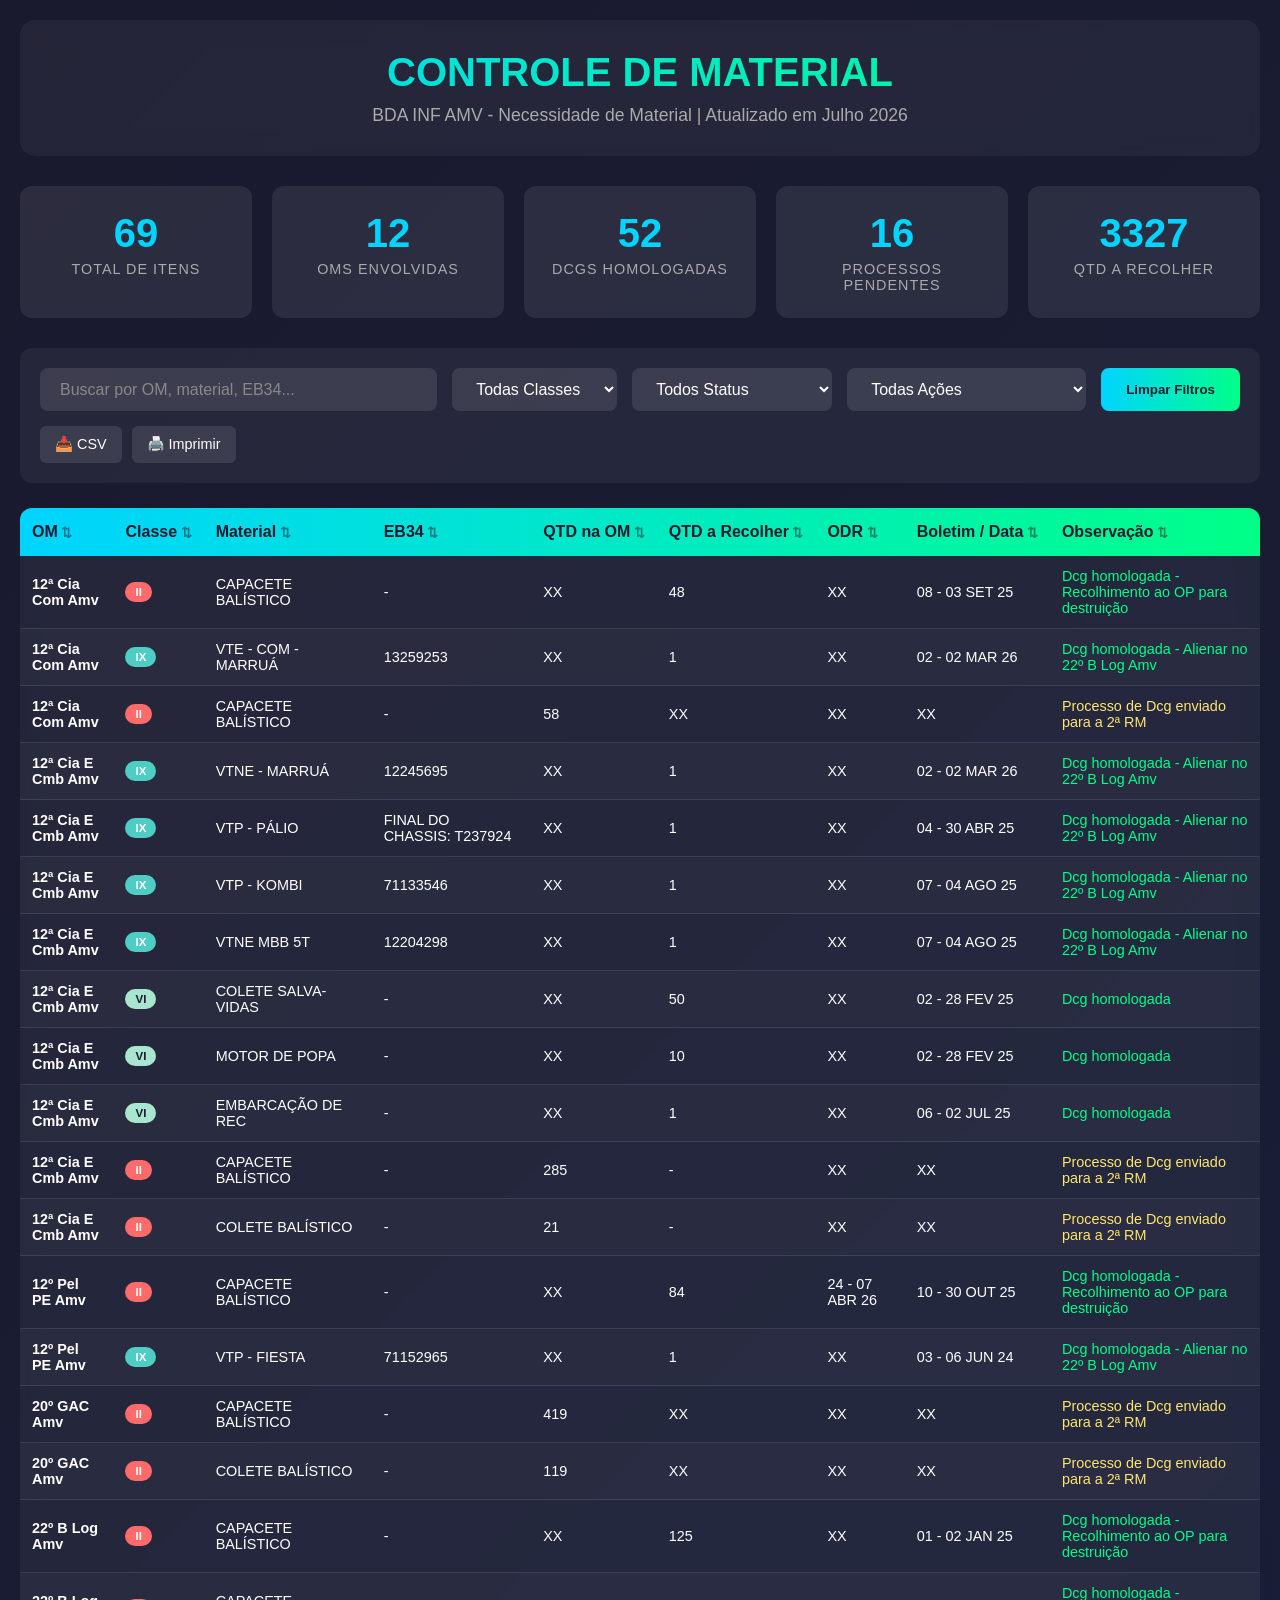
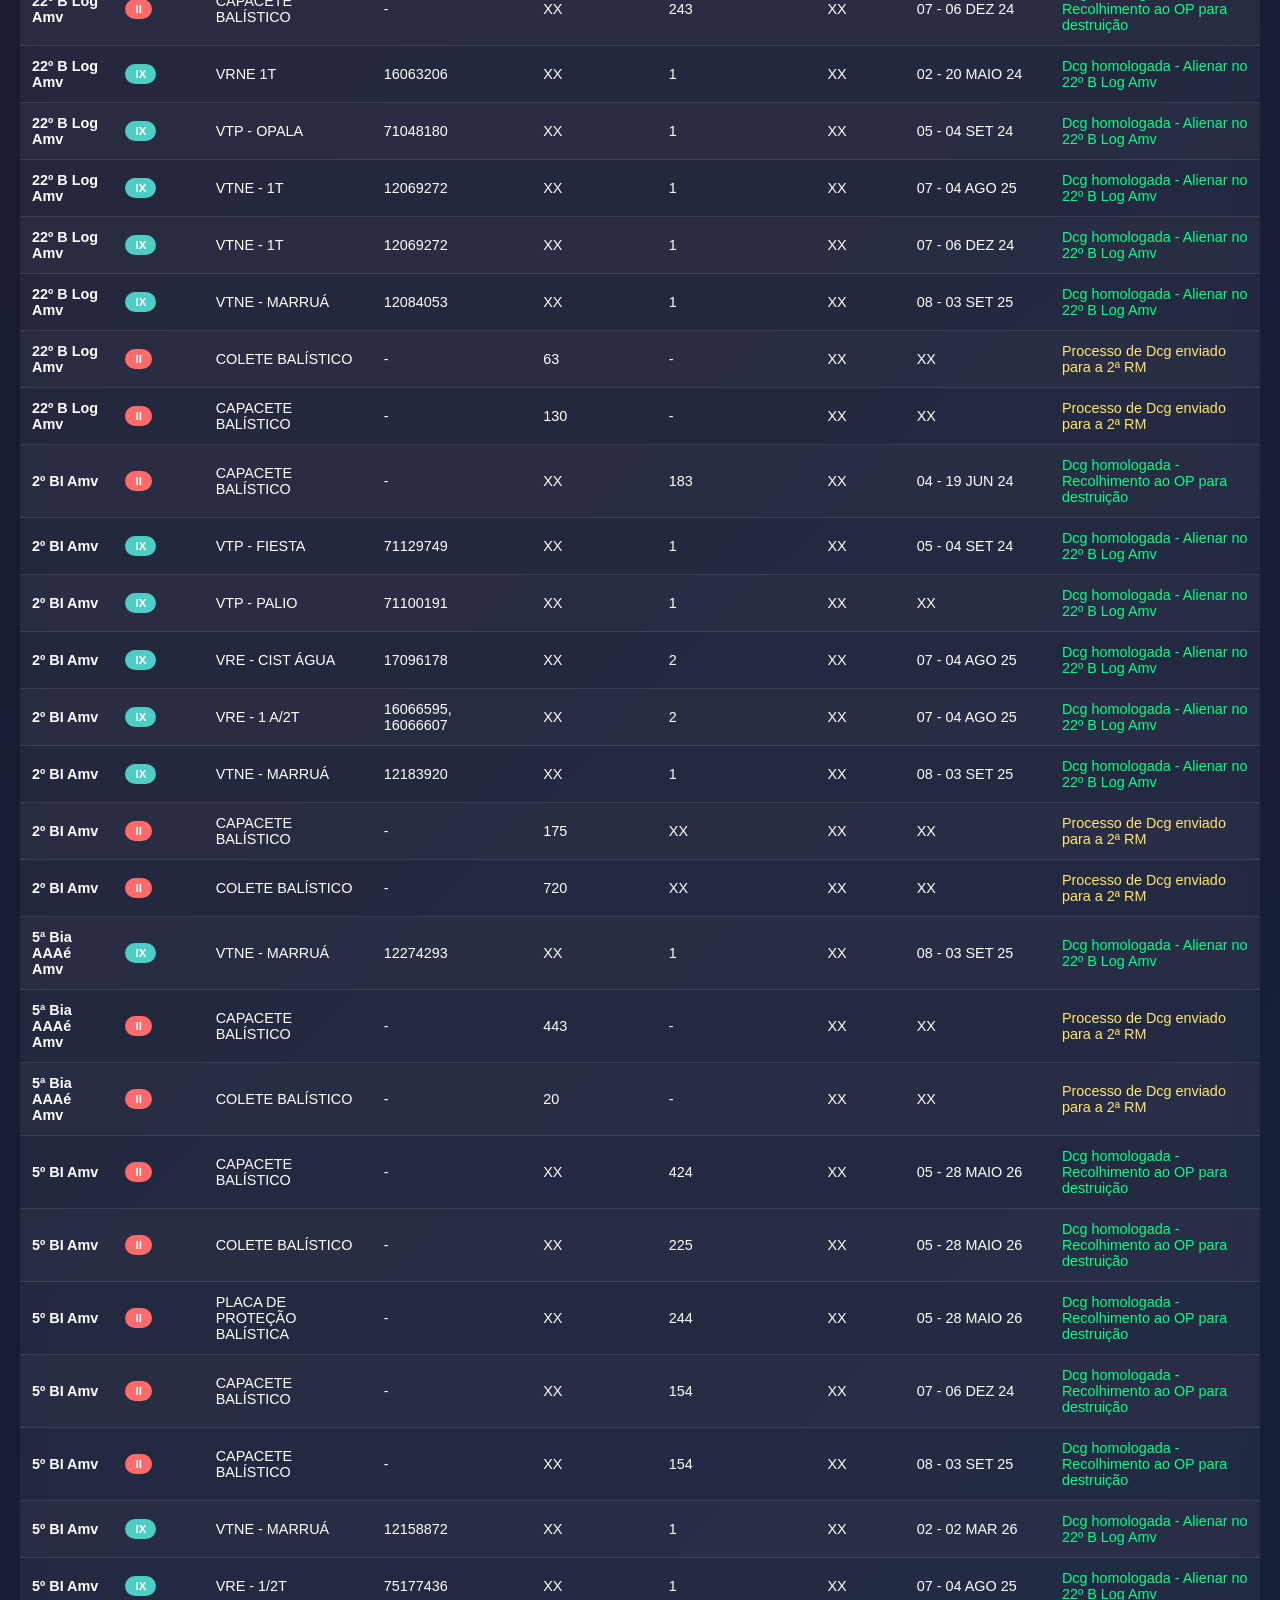
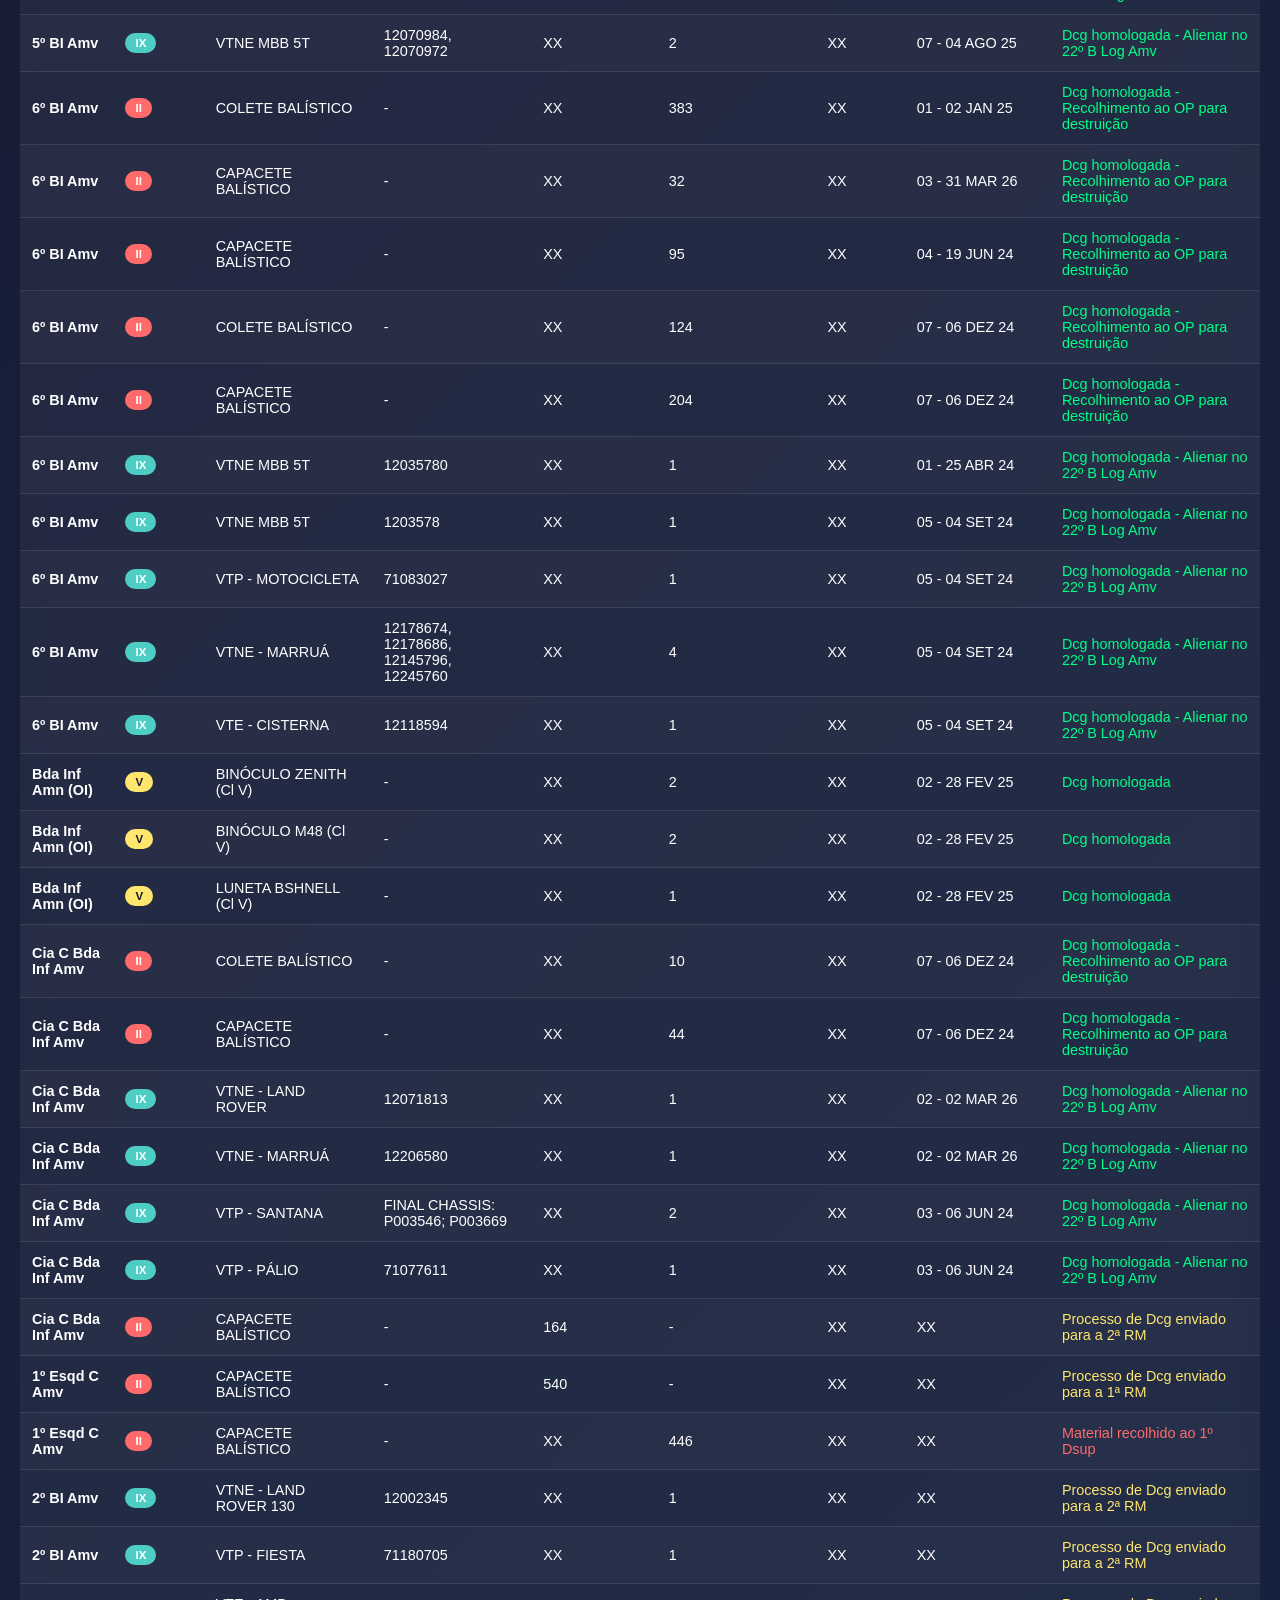
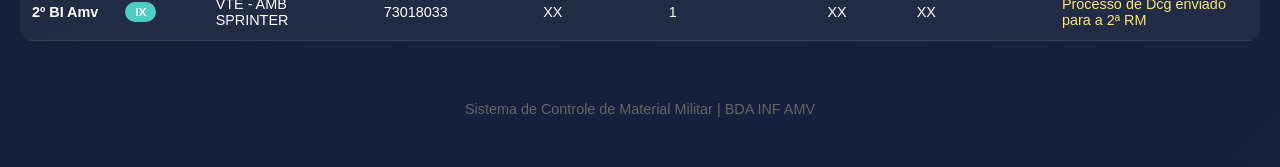
<file: controle_material.html>
<!DOCTYPE html>
<html lang="pt-BR">
<head>
    <meta charset="UTF-8">
    <meta name="viewport" content="width=device-width, initial-scale=1.0">
    <title>Controle de Material - Bda Inf Amv</title>
    <style>
        * {
            margin: 0;
            padding: 0;
            box-sizing: border-box;
        }
        
        body {
            font-family: 'Segoe UI', Tahoma, Geneva, Verdana, sans-serif;
            background: linear-gradient(135deg, #1a1a2e 0%, #16213e 100%);
            min-height: 100vh;
            color: #fff;
        }
        
        .container {
            max-width: 1800px;
            margin: 0 auto;
            padding: 20px;
        }
        
        header {
            text-align: center;
            padding: 30px 0;
            background: rgba(255,255,255,0.05);
            border-radius: 15px;
            margin-bottom: 30px;
            backdrop-filter: blur(10px);
        }
        
        h1 {
            font-size: 2.5em;
            margin-bottom: 10px;
            background: linear-gradient(90deg, #00d4ff, #00ff88);
            -webkit-background-clip: text;
            -webkit-text-fill-color: transparent;
            background-clip: text;
        }
        
        .subtitle {
            color: #aaa;
            font-size: 1.1em;
        }
        
        .stats-container {
            display: grid;
            grid-template-columns: repeat(auto-fit, minmax(200px, 1fr));
            gap: 20px;
            margin-bottom: 30px;
        }
        
        .stat-card {
            background: rgba(255,255,255,0.08);
            padding: 25px;
            border-radius: 12px;
            text-align: center;
            transition: transform 0.3s, box-shadow 0.3s;
        }
        
        .stat-card:hover {
            transform: translateY(-5px);
            box-shadow: 0 10px 30px rgba(0,212,255,0.2);
        }
        
        .stat-value {
            font-size: 2.5em;
            font-weight: bold;
            color: #00d4ff;
            margin-bottom: 5px;
        }
        
        .stat-label {
            color: #aaa;
            font-size: 0.9em;
            text-transform: uppercase;
            letter-spacing: 1px;
        }
        
        .controls {
            display: flex;
            flex-wrap: wrap;
            gap: 15px;
            margin-bottom: 25px;
            padding: 20px;
            background: rgba(255,255,255,0.05);
            border-radius: 12px;
        }
        
        .search-box {
            flex: 1;
            min-width: 250px;
            padding: 12px 20px;
            border: none;
            border-radius: 8px;
            background: rgba(255,255,255,0.1);
            color: #fff;
            font-size: 1em;
            outline: none;
            transition: background 0.3s;
        }
        
        .search-box:focus {
            background: rgba(255,255,255,0.15);
        }
        
        .search-box::placeholder {
            color: #888;
        }
        
        select {
            padding: 12px 20px;
            border: none;
            border-radius: 8px;
            background: rgba(255,255,255,0.1);
            color: #fff;
            font-size: 1em;
            cursor: pointer;
            outline: none;
        }
        
        select option {
            background: #1a1a2e;
            color: #fff;
        }
        
        .btn {
            padding: 12px 25px;
            border: none;
            border-radius: 8px;
            background: linear-gradient(90deg, #00d4ff, #00ff88);
            color: #1a1a2e;
            font-weight: bold;
            cursor: pointer;
            transition: transform 0.2s, box-shadow 0.2s;
        }
        
        .btn:hover {
            transform: scale(1.05);
            box-shadow: 0 5px 20px rgba(0,212,255,0.4);
        }
        
        .table-container {
            background: rgba(255,255,255,0.05);
            border-radius: 12px;
            overflow: hidden;
            backdrop-filter: blur(10px);
        }
        
        table {
            width: 100%;
            border-collapse: collapse;
        }
        
        thead {
            background: linear-gradient(90deg, #00d4ff, #00ff88);
        }
        
        th {
            padding: 15px 12px;
            text-align: left;
            font-weight: 600;
            color: #1a1a2e;
            cursor: pointer;
            white-space: nowrap;
            transition: background 0.2s;
        }
        
        th:hover {
            background: rgba(0,0,0,0.1);
        }
        
        th::after {
            content: ' ⇅';
            font-size: 0.8em;
            opacity: 0.5;
        }
        
        td {
            padding: 12px;
            border-bottom: 1px solid rgba(255,255,255,0.1);
            font-size: 0.9em;
        }
        
        tr {
            transition: background 0.2s;
        }
        
        tr:hover {
            background: rgba(0,212,255,0.1);
        }
        
        tr:nth-child(even) {
            background: rgba(255,255,255,0.02);
        }
        
        .badge {
            display: inline-block;
            padding: 4px 10px;
            border-radius: 20px;
            font-size: 0.8em;
            font-weight: 600;
        }
        
        .badge-ii {
            background: #ff6b6b;
            color: #fff;
        }
        
        .badge-ix {
            background: #4ecdc4;
            color: #fff;
        }
        
        .badge-v {
            background: #ffe66d;
            color: #1a1a2e;
        }
        
        .badge-vi {
            background: #a8e6cf;
            color: #1a1a2e;
        }
        
        .status-homologada {
            color: #00ff88;
        }
        
        .status-pendente {
            color: #ffe66d;
        }
        
        .status-recolhido {
            color: #ff6b6b;
        }
        
        footer {
            text-align: center;
            padding: 30px;
            margin-top: 30px;
            color: #666;
            font-size: 0.9em;
        }
        
        .no-results {
            text-align: center;
            padding: 40px;
            color: #888;
            font-size: 1.2em;
        }
        
        @media (max-width: 768px) {
            h1 {
                font-size: 1.8em;
            }
            
            .table-container {
                overflow-x: auto;
            }
            
            table {
                min-width: 1200px;
            }
        }
        
        .export-buttons {
            display: flex;
            gap: 10px;
        }
        
        .btn-export {
            padding: 10px 15px;
            border: none;
            border-radius: 6px;
            background: rgba(255,255,255,0.1);
            color: #fff;
            cursor: pointer;
            transition: background 0.2s;
            font-size: 0.9em;
        }
        
        .btn-export:hover {
            background: rgba(255,255,255,0.2);
        }
    </style>
</head>
<body>
    <div class="container">
        <header>
            <h1>CONTROLE DE MATERIAL</h1>
            <p class="subtitle">BDA INF AMV - Necessidade de Material | Atualizado em Julho 2026</p>
        </header>
        
        <div class="stats-container">
            <div class="stat-card">
                <div class="stat-value" id="total-items">0</div>
                <div class="stat-label">Total de Itens</div>
            </div>
            <div class="stat-card">
                <div class="stat-value" id="total-oms">0</div>
                <div class="stat-label">OMs Envolvidas</div>
            </div>
            <div class="stat-card">
                <div class="stat-value" id="total-homologadas">0</div>
                <div class="stat-label">DCGs Homologadas</div>
            </div>
            <div class="stat-card">
                <div class="stat-value" id="total-pendentes">0</div>
                <div class="stat-label">Processos Pendentes</div>
            </div>
            <div class="stat-card">
                <div class="stat-value" id="total-recolher">0</div>
                <div class="stat-label">Qtd a Recolher</div>
            </div>
        </div>
        
        <div class="controls">
            <input type="text" class="search-box" id="searchInput" placeholder="Buscar por OM, material, EB34...">
            
            <select id="filterClasse">
                <option value="">Todas Classes</option>
                <option value="II">Classe II</option>
                <option value="V">Classe V</option>
                <option value="VI">Classe VI</option>
                <option value="IX">Classe IX</option>
            </select>
            
            <select id="filterStatus">
                <option value="">Todos Status</option>
                <option value="homologada">DCG Homologada</option>
                <option value="pendente">Processo Pendente</option>
                <option value="recolhido">Material Recolhido</option>
            </select>
            
            <select id="filterAcao">
                <option value="">Todas Ações</option>
                <option value="destruicao">Recolhimento/Destruição</option>
                <option value="alienacao">Alienação</option>
                <option value="outros">Outros</option>
            </select>
            
            <button class="btn" onclick="clearFilters()">Limpar Filtros</button>
            
            <div class="export-buttons">
                <button class="btn-export" onclick="exportCSV()">📥 CSV</button>
                <button class="btn-export" onclick="printTable()">🖨️ Imprimir</button>
            </div>
        </div>
        
        <div class="table-container">
            <table id="materialTable">
                <thead>
                    <tr>
                        <th onclick="sortTable(0)">OM</th>
                        <th onclick="sortTable(1)">Classe</th>
                        <th onclick="sortTable(2)">Material</th>
                        <th onclick="sortTable(3)">EB34</th>
                        <th onclick="sortTable(4)">QTD na OM</th>
                        <th onclick="sortTable(5)">QTD a Recolher</th>
                        <th onclick="sortTable(6)">ODR</th>
                        <th onclick="sortTable(7)">Boletim / Data</th>
                        <th onclick="sortTable(8)">Observação</th>
                    </tr>
                </thead>
                <tbody id="tableBody">
                </tbody>
            </table>
            <div class="no-results" id="noResults" style="display: none;">
                Nenhum resultado encontrado.
            </div>
        </div>
        
        <footer>
            <p>Sistema de Controle de Material Militar | BDA INF AMV</p>
        </footer>
    </div>
    
    <script>
        const data = [
            {om: "12ª Cia Com Amv", classe: "II", material: "CAPACETE BALÍSTICO", eb34: "-", qtdOm: "XX", qtdRecolher: 48, odr: "XX", boletim: "08 - 03 SET 25", obs: "Dcg homologada - Recolhimento ao OP para destruição", status: "homologada", acao: "destruicao"},
            {om: "12ª Cia Com Amv", classe: "IX", material: "VTE - COM - MARRUÁ", eb34: "13259253", qtdOm: "XX", qtdRecolher: 1, odr: "XX", boletim: "02 - 02 MAR 26", obs: "Dcg homologada - Alienar no 22º B Log Amv", status: "homologada", acao: "alienacao"},
            {om: "12ª Cia Com Amv", classe: "II", material: "CAPACETE BALÍSTICO", eb34: "-", qtdOm: "58", qtdRecolher: "XX", odr: "XX", boletim: "XX", obs: "Processo de Dcg enviado para a 2ª RM", status: "pendente", acao: "outros"},
            {om: "12ª Cia E Cmb Amv", classe: "IX", material: "VTNE - MARRUÁ", eb34: "12245695", qtdOm: "XX", qtdRecolher: 1, odr: "XX", boletim: "02 - 02 MAR 26", obs: "Dcg homologada - Alienar no 22º B Log Amv", status: "homologada", acao: "alienacao"},
            {om: "12ª Cia E Cmb Amv", classe: "IX", material: "VTP - PÁLIO", eb34: "FINAL DO CHASSIS: T237924", qtdOm: "XX", qtdRecolher: 1, odr: "XX", boletim: "04 - 30 ABR 25", obs: "Dcg homologada - Alienar no 22º B Log Amv", status: "homologada", acao: "alienacao"},
            {om: "12ª Cia E Cmb Amv", classe: "IX", material: "VTP - KOMBI", eb34: "71133546", qtdOm: "XX", qtdRecolher: 1, odr: "XX", boletim: "07 - 04 AGO 25", obs: "Dcg homologada - Alienar no 22º B Log Amv", status: "homologada", acao: "alienacao"},
            {om: "12ª Cia E Cmb Amv", classe: "IX", material: "VTNE MBB 5T", eb34: "12204298", qtdOm: "XX", qtdRecolher: 1, odr: "XX", boletim: "07 - 04 AGO 25", obs: "Dcg homologada - Alienar no 22º B Log Amv", status: "homologada", acao: "alienacao"},
            {om: "12ª Cia E Cmb Amv", classe: "VI", material: "COLETE SALVA-VIDAS", eb34: "-", qtdOm: "XX", qtdRecolher: 50, odr: "XX", boletim: "02 - 28 FEV 25", obs: "Dcg homologada", status: "homologada", acao: "outros"},
            {om: "12ª Cia E Cmb Amv", classe: "VI", material: "MOTOR DE POPA", eb34: "-", qtdOm: "XX", qtdRecolher: 10, odr: "XX", boletim: "02 - 28 FEV 25", obs: "Dcg homologada", status: "homologada", acao: "outros"},
            {om: "12ª Cia E Cmb Amv", classe: "VI", material: "EMBARCAÇÃO DE REC", eb34: "-", qtdOm: "XX", qtdRecolher: 1, odr: "XX", boletim: "06 - 02 JUL 25", obs: "Dcg homologada", status: "homologada", acao: "outros"},
            {om: "12ª Cia E Cmb Amv", classe: "II", material: "CAPACETE BALÍSTICO", eb34: "-", qtdOm: "285", qtdRecolher: "-", odr: "XX", boletim: "XX", obs: "Processo de Dcg enviado para a 2ª RM", status: "pendente", acao: "outros"},
            {om: "12ª Cia E Cmb Amv", classe: "II", material: "COLETE BALÍSTICO", eb34: "-", qtdOm: "21", qtdRecolher: "-", odr: "XX", boletim: "XX", obs: "Processo de Dcg enviado para a 2ª RM", status: "pendente", acao: "outros"},
            {om: "12º Pel PE Amv", classe: "II", material: "CAPACETE BALÍSTICO", eb34: "-", qtdOm: "XX", qtdRecolher: 84, odr: "24 - 07 ABR 26", boletim: "10 - 30 OUT 25", obs: "Dcg homologada - Recolhimento ao OP para destruição", status: "homologada", acao: "destruicao"},
            {om: "12º Pel PE Amv", classe: "IX", material: "VTP - FIESTA", eb34: "71152965", qtdOm: "XX", qtdRecolher: 1, odr: "XX", boletim: "03 - 06 JUN 24", obs: "Dcg homologada - Alienar no 22º B Log Amv", status: "homologada", acao: "alienacao"},
            {om: "20º GAC Amv", classe: "II", material: "CAPACETE BALÍSTICO", eb34: "-", qtdOm: "419", qtdRecolher: "XX", odr: "XX", boletim: "XX", obs: "Processo de Dcg enviado para a 2ª RM", status: "pendente", acao: "outros"},
            {om: "20º GAC Amv", classe: "II", material: "COLETE BALÍSTICO", eb34: "-", qtdOm: "119", qtdRecolher: "XX", odr: "XX", boletim: "XX", obs: "Processo de Dcg enviado para a 2ª RM", status: "pendente", acao: "outros"},
            {om: "22º B Log Amv", classe: "II", material: "CAPACETE BALÍSTICO", eb34: "-", qtdOm: "XX", qtdRecolher: 125, odr: "XX", boletim: "01 - 02 JAN 25", obs: "Dcg homologada - Recolhimento ao OP para destruição", status: "homologada", acao: "destruicao"},
            {om: "22º B Log Amv", classe: "II", material: "CAPACETE BALÍSTICO", eb34: "-", qtdOm: "XX", qtdRecolher: 243, odr: "XX", boletim: "07 - 06 DEZ 24", obs: "Dcg homologada - Recolhimento ao OP para destruição", status: "homologada", acao: "destruicao"},
            {om: "22º B Log Amv", classe: "IX", material: "VRNE 1T", eb34: "16063206", qtdOm: "XX", qtdRecolher: 1, odr: "XX", boletim: "02 - 20 MAIO 24", obs: "Dcg homologada - Alienar no 22º B Log Amv", status: "homologada", acao: "alienacao"},
            {om: "22º B Log Amv", classe: "IX", material: "VTP - OPALA", eb34: "71048180", qtdOm: "XX", qtdRecolher: 1, odr: "XX", boletim: "05 - 04 SET 24", obs: "Dcg homologada - Alienar no 22º B Log Amv", status: "homologada", acao: "alienacao"},
            {om: "22º B Log Amv", classe: "IX", material: "VTNE - 1T", eb34: "12069272", qtdOm: "XX", qtdRecolher: 1, odr: "XX", boletim: "07 - 04 AGO 25", obs: "Dcg homologada - Alienar no 22º B Log Amv", status: "homologada", acao: "alienacao"},
            {om: "22º B Log Amv", classe: "IX", material: "VTNE - 1T", eb34: "12069272", qtdOm: "XX", qtdRecolher: 1, odr: "XX", boletim: "07 - 06 DEZ 24", obs: "Dcg homologada - Alienar no 22º B Log Amv", status: "homologada", acao: "alienacao"},
            {om: "22º B Log Amv", classe: "IX", material: "VTNE - MARRUÁ", eb34: "12084053", qtdOm: "XX", qtdRecolher: 1, odr: "XX", boletim: "08 - 03 SET 25", obs: "Dcg homologada - Alienar no 22º B Log Amv", status: "homologada", acao: "alienacao"},
            {om: "22º B Log Amv", classe: "II", material: "COLETE BALÍSTICO", eb34: "-", qtdOm: "63", qtdRecolher: "-", odr: "XX", boletim: "XX", obs: "Processo de Dcg enviado para a 2ª RM", status: "pendente", acao: "outros"},
            {om: "22º B Log Amv", classe: "II", material: "CAPACETE BALÍSTICO", eb34: "-", qtdOm: "130", qtdRecolher: "-", odr: "XX", boletim: "XX", obs: "Processo de Dcg enviado para a 2ª RM", status: "pendente", acao: "outros"},
            {om: "2º BI Amv", classe: "II", material: "CAPACETE BALÍSTICO", eb34: "-", qtdOm: "XX", qtdRecolher: 183, odr: "XX", boletim: "04 - 19 JUN 24", obs: "Dcg homologada - Recolhimento ao OP para destruição", status: "homologada", acao: "destruicao"},
            {om: "2º BI Amv", classe: "IX", material: "VTP - FIESTA", eb34: "71129749", qtdOm: "XX", qtdRecolher: 1, odr: "XX", boletim: "05 - 04 SET 24", obs: "Dcg homologada - Alienar no 22º B Log Amv", status: "homologada", acao: "alienacao"},
            {om: "2º BI Amv", classe: "IX", material: "VTP - PALIO", eb34: "71100191", qtdOm: "XX", qtdRecolher: 1, odr: "XX", boletim: "XX", obs: "Dcg homologada - Alienar no 22º B Log Amv", status: "homologada", acao: "alienacao"},
            {om: "2º BI Amv", classe: "IX", material: "VRE - CIST ÁGUA", eb34: "17096178", qtdOm: "XX", qtdRecolher: 2, odr: "XX", boletim: "07 - 04 AGO 25", obs: "Dcg homologada - Alienar no 22º B Log Amv", status: "homologada", acao: "alienacao"},
            {om: "2º BI Amv", classe: "IX", material: "VRE - 1 A/2T", eb34: "16066595, 16066607", qtdOm: "XX", qtdRecolher: 2, odr: "XX", boletim: "07 - 04 AGO 25", obs: "Dcg homologada - Alienar no 22º B Log Amv", status: "homologada", acao: "alienacao"},
            {om: "2º BI Amv", classe: "IX", material: "VTNE - MARRUÁ", eb34: "12183920", qtdOm: "XX", qtdRecolher: 1, odr: "XX", boletim: "08 - 03 SET 25", obs: "Dcg homologada - Alienar no 22º B Log Amv", status: "homologada", acao: "alienacao"},
            {om: "2º BI Amv", classe: "II", material: "CAPACETE BALÍSTICO", eb34: "-", qtdOm: "175", qtdRecolher: "XX", odr: "XX", boletim: "XX", obs: "Processo de Dcg enviado para a 2ª RM", status: "pendente", acao: "outros"},
            {om: "2º BI Amv", classe: "II", material: "COLETE BALÍSTICO", eb34: "-", qtdOm: "720", qtdRecolher: "XX", odr: "XX", boletim: "XX", obs: "Processo de Dcg enviado para a 2ª RM", status: "pendente", acao: "outros"},
            {om: "5ª Bia AAAé Amv", classe: "IX", material: "VTNE - MARRUÁ", eb34: "12274293", qtdOm: "XX", qtdRecolher: 1, odr: "XX", boletim: "08 - 03 SET 25", obs: "Dcg homologada - Alienar no 22º B Log Amv", status: "homologada", acao: "alienacao"},
            {om: "5ª Bia AAAé Amv", classe: "II", material: "CAPACETE BALÍSTICO", eb34: "-", qtdOm: "443", qtdRecolher: "-", odr: "XX", boletim: "XX", obs: "Processo de Dcg enviado para a 2ª RM", status: "pendente", acao: "outros"},
            {om: "5ª Bia AAAé Amv", classe: "II", material: "COLETE BALÍSTICO", eb34: "-", qtdOm: "20", qtdRecolher: "-", odr: "XX", boletim: "XX", obs: "Processo de Dcg enviado para a 2ª RM", status: "pendente", acao: "outros"},
            {om: "5º BI Amv", classe: "II", material: "CAPACETE BALÍSTICO", eb34: "-", qtdOm: "XX", qtdRecolher: 424, odr: "XX", boletim: "05 - 28 MAIO 26", obs: "Dcg homologada - Recolhimento ao OP para destruição", status: "homologada", acao: "destruicao"},
            {om: "5º BI Amv", classe: "II", material: "COLETE BALÍSTICO", eb34: "-", qtdOm: "XX", qtdRecolher: 225, odr: "XX", boletim: "05 - 28 MAIO 26", obs: "Dcg homologada - Recolhimento ao OP para destruição", status: "homologada", acao: "destruicao"},
            {om: "5º BI Amv", classe: "II", material: "PLACA DE PROTEÇÃO BALÍSTICA", eb34: "-", qtdOm: "XX", qtdRecolher: 244, odr: "XX", boletim: "05 - 28 MAIO 26", obs: "Dcg homologada - Recolhimento ao OP para destruição", status: "homologada", acao: "destruicao"},
            {om: "5º BI Amv", classe: "II", material: "CAPACETE BALÍSTICO", eb34: "-", qtdOm: "XX", qtdRecolher: 154, odr: "XX", boletim: "07 - 06 DEZ 24", obs: "Dcg homologada - Recolhimento ao OP para destruição", status: "homologada", acao: "destruicao"},
            {om: "5º BI Amv", classe: "II", material: "CAPACETE BALÍSTICO", eb34: "-", qtdOm: "XX", qtdRecolher: 154, odr: "XX", boletim: "08 - 03 SET 25", obs: "Dcg homologada - Recolhimento ao OP para destruição", status: "homologada", acao: "destruicao"},
            {om: "5º BI Amv", classe: "IX", material: "VTNE - MARRUÁ", eb34: "12158872", qtdOm: "XX", qtdRecolher: 1, odr: "XX", boletim: "02 - 02 MAR 26", obs: "Dcg homologada - Alienar no 22º B Log Amv", status: "homologada", acao: "alienacao"},
            {om: "5º BI Amv", classe: "IX", material: "VRE - 1/2T", eb34: "75177436", qtdOm: "XX", qtdRecolher: 1, odr: "XX", boletim: "07 - 04 AGO 25", obs: "Dcg homologada - Alienar no 22º B Log Amv", status: "homologada", acao: "alienacao"},
            {om: "5º BI Amv", classe: "IX", material: "VTNE MBB 5T", eb34: "12070984, 12070972", qtdOm: "XX", qtdRecolher: 2, odr: "XX", boletim: "07 - 04 AGO 25", obs: "Dcg homologada - Alienar no 22º B Log Amv", status: "homologada", acao: "alienacao"},
            {om: "6º BI Amv", classe: "II", material: "COLETE BALÍSTICO", eb34: "-", qtdOm: "XX", qtdRecolher: 383, odr: "XX", boletim: "01 - 02 JAN 25", obs: "Dcg homologada - Recolhimento ao OP para destruição", status: "homologada", acao: "destruicao"},
            {om: "6º BI Amv", classe: "II", material: "CAPACETE BALÍSTICO", eb34: "-", qtdOm: "XX", qtdRecolher: 32, odr: "XX", boletim: "03 - 31 MAR 26", obs: "Dcg homologada - Recolhimento ao OP para destruição", status: "homologada", acao: "destruicao"},
            {om: "6º BI Amv", classe: "II", material: "CAPACETE BALÍSTICO", eb34: "-", qtdOm: "XX", qtdRecolher: 95, odr: "XX", boletim: "04 - 19 JUN 24", obs: "Dcg homologada - Recolhimento ao OP para destruição", status: "homologada", acao: "destruicao"},
            {om: "6º BI Amv", classe: "II", material: "COLETE BALÍSTICO", eb34: "-", qtdOm: "XX", qtdRecolher: 124, odr: "XX", boletim: "07 - 06 DEZ 24", obs: "Dcg homologada - Recolhimento ao OP para destruição", status: "homologada", acao: "destruicao"},
            {om: "6º BI Amv", classe: "II", material: "CAPACETE BALÍSTICO", eb34: "-", qtdOm: "XX", qtdRecolher: 204, odr: "XX", boletim: "07 - 06 DEZ 24", obs: "Dcg homologada - Recolhimento ao OP para destruição", status: "homologada", acao: "destruicao"},
            {om: "6º BI Amv", classe: "IX", material: "VTNE MBB 5T", eb34: "12035780", qtdOm: "XX", qtdRecolher: 1, odr: "XX", boletim: "01 - 25 ABR 24", obs: "Dcg homologada - Alienar no 22º B Log Amv", status: "homologada", acao: "alienacao"},
            {om: "6º BI Amv", classe: "IX", material: "VTNE MBB 5T", eb34: "1203578", qtdOm: "XX", qtdRecolher: 1, odr: "XX", boletim: "05 - 04 SET 24", obs: "Dcg homologada - Alienar no 22º B Log Amv", status: "homologada", acao: "alienacao"},
            {om: "6º BI Amv", classe: "IX", material: "VTP - MOTOCICLETA", eb34: "71083027", qtdOm: "XX", qtdRecolher: 1, odr: "XX", boletim: "05 - 04 SET 24", obs: "Dcg homologada - Alienar no 22º B Log Amv", status: "homologada", acao: "alienacao"},
            {om: "6º BI Amv", classe: "IX", material: "VTNE - MARRUÁ", eb34: "12178674, 12178686, 12145796, 12245760", qtdOm: "XX", qtdRecolher: 4, odr: "XX", boletim: "05 - 04 SET 24", obs: "Dcg homologada - Alienar no 22º B Log Amv", status: "homologada", acao: "alienacao"},
            {om: "6º BI Amv", classe: "IX", material: "VTE - CISTERNA", eb34: "12118594", qtdOm: "XX", qtdRecolher: 1, odr: "XX", boletim: "05 - 04 SET 24", obs: "Dcg homologada - Alienar no 22º B Log Amv", status: "homologada", acao: "alienacao"},
            {om: "Bda Inf Amn (OI)", classe: "V", material: "BINÓCULO ZENITH (Cl V)", eb34: "-", qtdOm: "XX", qtdRecolher: 2, odr: "XX", boletim: "02 - 28 FEV 25", obs: "Dcg homologada", status: "homologada", acao: "outros"},
            {om: "Bda Inf Amn (OI)", classe: "V", material: "BINÓCULO M48 (Cl V)", eb34: "-", qtdOm: "XX", qtdRecolher: 2, odr: "XX", boletim: "02 - 28 FEV 25", obs: "Dcg homologada", status: "homologada", acao: "outros"},
            {om: "Bda Inf Amn (OI)", classe: "V", material: "LUNETA BSHNELL (Cl V)", eb34: "-", qtdOm: "XX", qtdRecolher: 1, odr: "XX", boletim: "02 - 28 FEV 25", obs: "Dcg homologada", status: "homologada", acao: "outros"},
            {om: "Cia C Bda Inf Amv", classe: "II", material: "COLETE BALÍSTICO", eb34: "-", qtdOm: "XX", qtdRecolher: 10, odr: "XX", boletim: "07 - 06 DEZ 24", obs: "Dcg homologada - Recolhimento ao OP para destruição", status: "homologada", acao: "destruicao"},
            {om: "Cia C Bda Inf Amv", classe: "II", material: "CAPACETE BALÍSTICO", eb34: "-", qtdOm: "XX", qtdRecolher: 44, odr: "XX", boletim: "07 - 06 DEZ 24", obs: "Dcg homologada - Recolhimento ao OP para destruição", status: "homologada", acao: "destruicao"},
            {om: "Cia C Bda Inf Amv", classe: "IX", material: "VTNE - LAND ROVER", eb34: "12071813", qtdOm: "XX", qtdRecolher: 1, odr: "XX", boletim: "02 - 02 MAR 26", obs: "Dcg homologada - Alienar no 22º B Log Amv", status: "homologada", acao: "alienacao"},
            {om: "Cia C Bda Inf Amv", classe: "IX", material: "VTNE - MARRUÁ", eb34: "12206580", qtdOm: "XX", qtdRecolher: 1, odr: "XX", boletim: "02 - 02 MAR 26", obs: "Dcg homologada - Alienar no 22º B Log Amv", status: "homologada", acao: "alienacao"},
            {om: "Cia C Bda Inf Amv", classe: "IX", material: "VTP - SANTANA", eb34: "FINAL CHASSIS: P003546; P003669", qtdOm: "XX", qtdRecolher: 2, odr: "XX", boletim: "03 - 06 JUN 24", obs: "Dcg homologada - Alienar no 22º B Log Amv", status: "homologada", acao: "alienacao"},
            {om: "Cia C Bda Inf Amv", classe: "IX", material: "VTP - PÁLIO", eb34: "71077611", qtdOm: "XX", qtdRecolher: 1, odr: "XX", boletim: "03 - 06 JUN 24", obs: "Dcg homologada - Alienar no 22º B Log Amv", status: "homologada", acao: "alienacao"},
            {om: "Cia C Bda Inf Amv", classe: "II", material: "CAPACETE BALÍSTICO", eb34: "-", qtdOm: "164", qtdRecolher: "-", odr: "XX", boletim: "XX", obs: "Processo de Dcg enviado para a 2ª RM", status: "pendente", acao: "outros"},
            {om: "1º Esqd C Amv", classe: "II", material: "CAPACETE BALÍSTICO", eb34: "-", qtdOm: "540", qtdRecolher: "-", odr: "XX", boletim: "XX", obs: "Processo de Dcg enviado para a 1ª RM", status: "pendente", acao: "outros"},
            {om: "1º Esqd C Amv", classe: "II", material: "CAPACETE BALÍSTICO", eb34: "-", qtdOm: "XX", qtdRecolher: 446, odr: "XX", boletim: "XX", obs: "Material recolhido ao 1º Dsup", status: "recolhido", acao: "outros"},
            {om: "2º BI Amv", classe: "IX", material: "VTNE - LAND ROVER 130", eb34: "12002345", qtdOm: "XX", qtdRecolher: 1, odr: "XX", boletim: "XX", obs: "Processo de Dcg enviado para a 2ª RM", status: "pendente", acao: "outros"},
            {om: "2º BI Amv", classe: "IX", material: "VTP - FIESTA", eb34: "71180705", qtdOm: "XX", qtdRecolher: 1, odr: "XX", boletim: "XX", obs: "Processo de Dcg enviado para a 2ª RM", status: "pendente", acao: "outros"},
            {om: "2º BI Amv", classe: "IX", material: "VTE - AMB SPRINTER", eb34: "73018033", qtdOm: "XX", qtdRecolher: 1, odr: "XX", boletim: "XX", obs: "Processo de Dcg enviado para a 2ª RM", status: "pendente", acao: "outros"}
        ];
        
        let filteredData = [...data];
        let sortDirection = {};
        
        function getBadgeClass(classe) {
            const classes = {
                'II': 'badge-ii',
                'V': 'badge-v',
                'VI': 'badge-vi',
                'IX': 'badge-ix'
            };
            return classes[classe] || 'badge-ii';
        }
        
        function getStatusClass(status) {
            const statuses = {
                'homologada': 'status-homologada',
                'pendente': 'status-pendente',
                'recolhido': 'status-recolhido'
            };
            return statuses[status] || '';
        }
        
        function renderTable() {
            const tbody = document.getElementById('tableBody');
            const noResults = document.getElementById('noResults');
            
            if (filteredData.length === 0) {
                tbody.innerHTML = '';
                noResults.style.display = 'block';
                return;
            }
            
            noResults.style.display = 'none';
            
            tbody.innerHTML = filteredData.map(item => `
                <tr>
                    <td><strong>${item.om}</strong></td>
                    <td><span class="badge ${getBadgeClass(item.classe)}">${item.classe}</span></td>
                    <td>${item.material}</td>
                    <td>${item.eb34}</td>
                    <td>${item.qtdOm}</td>
                    <td>${item.qtdRecolher}</td>
                    <td>${item.odr}</td>
                    <td>${item.boletim}</td>
                    <td class="${getStatusClass(item.status)}">${item.obs}</td>
                </tr>
            `).join('');
            
            updateStats();
        }
        
        function updateStats() {
            document.getElementById('total-items').textContent = filteredData.length;
            
            const oms = new Set(filteredData.map(d => d.om));
            document.getElementById('total-oms').textContent = oms.size;
            
            const homologadas = filteredData.filter(d => d.status === 'homologada').length;
            document.getElementById('total-homologadas').textContent = homologadas;
            
            const pendentes = filteredData.filter(d => d.status === 'pendente').length;
            document.getElementById('total-pendentes').textContent = pendentes;
            
            const recolher = filteredData.reduce((sum, d) => {
                const qty = typeof d.qtdRecolher === 'number' ? d.qtdRecolher : 0;
                return sum + qty;
            }, 0);
            document.getElementById('total-recolher').textContent = recolher;
        }
        
        function filterData() {
            const search = document.getElementById('searchInput').value.toLowerCase();
            const classe = document.getElementById('filterClasse').value;
            const status = document.getElementById('filterStatus').value;
            const acao = document.getElementById('filterAcao').value;
            
            filteredData = data.filter(item => {
                const matchSearch = !search || 
                    item.om.toLowerCase().includes(search) ||
                    item.material.toLowerCase().includes(search) ||
                    item.eb34.toLowerCase().includes(search) ||
                    item.obs.toLowerCase().includes(search);
                
                const matchClasse = !classe || item.classe === classe;
                const matchStatus = !status || item.status === status;
                const matchAcao = !acao || item.acao === acao;
                
                return matchSearch && matchClasse && matchStatus && matchAcao;
            });
            
            renderTable();
        }
        
        function clearFilters() {
            document.getElementById('searchInput').value = '';
            document.getElementById('filterClasse').value = '';
            document.getElementById('filterStatus').value = '';
            document.getElementById('filterAcao').value = '';
            filteredData = [...data];
            renderTable();
        }
        
        function sortTable(columnIndex) {
            const keys = ['om', 'classe', 'material', 'eb34', 'qtdOm', 'qtdRecolher', 'odr', 'boletim', 'obs'];
            const key = keys[columnIndex];
            
            sortDirection[key] = !sortDirection[key];
            
            filteredData.sort((a, b) => {
                let valA = a[key];
                let valB = b[key];
                
                if (typeof valA === 'number' && typeof valB === 'number') {
                    return sortDirection[key] ? valA - valB : valB - valA;
                }
                
                valA = String(valA).toLowerCase();
                valB = String(valB).toLowerCase();
                
                if (sortDirection[key]) {
                    return valA.localeCompare(valB);
                } else {
                    return valB.localeCompare(valA);
                }
            });
            
            renderTable();
        }
        
        function exportCSV() {
            const headers = ['OM', 'Classe', 'Material', 'EB34', 'QTD na OM', 'QTD a Recolher', 'ODR', 'Boletim', 'Observação'];
            const csvContent = [
                headers.join(';'),
                ...filteredData.map(item => [
                    item.om,
                    item.classe,
                    item.material,
                    item.eb34,
                    item.qtdOm,
                    item.qtdRecolher,
                    item.odr,
                    item.boletim,
                    `"${item.obs}"`
                ].join(';'))
            ].join('\n');
            
            const blob = new Blob(['\ufeff' + csvContent], { type: 'text/csv;charset=utf-8;' });
            const link = document.createElement('link');
            link.href = URL.createObjectURL(blob);
            link.download = 'controle_material_bda_inf_amv.csv';
            link.click();
        }
        
        function printTable() {
            window.print();
        }
        
        document.getElementById('searchInput').addEventListener('input', filterData);
        document.getElementById('filterClasse').addEventListener('change', filterData);
        document.getElementById('filterStatus').addEventListener('change', filterData);
        document.getElementById('filterAcao').addEventListener('change', filterData);
        
        renderTable();
    </script>
</body>
</html>
</file>
